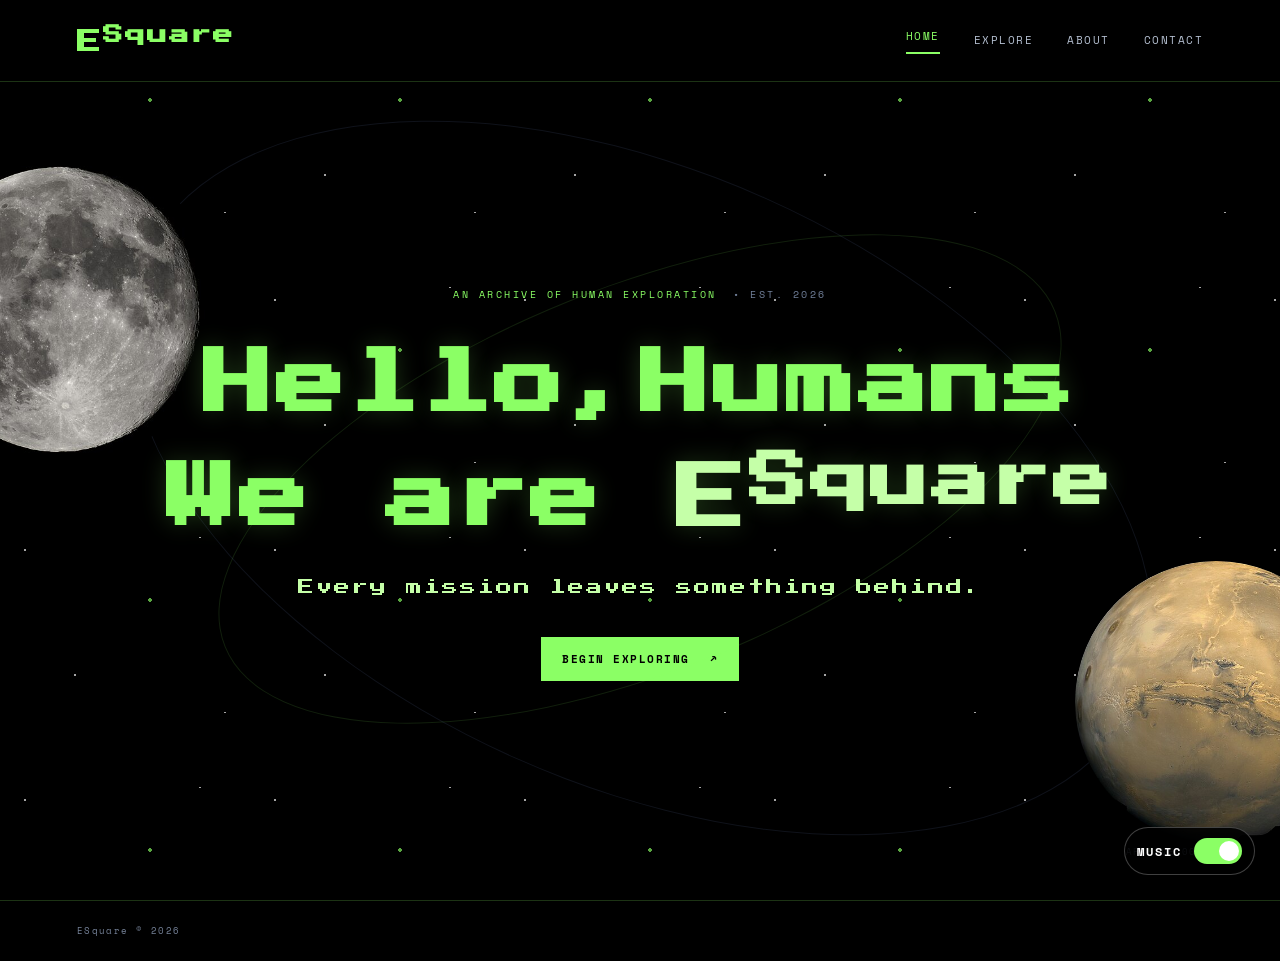
<file: index.html>
<!DOCTYPE html>
<html lang="en">

<head>
  <meta charset="UTF-8">
  <meta name="viewport" content="width=device-width, initial-scale=1.0">
  <meta name="description"
    content="The Last Footprint — stories of the machines humanity left across the solar system.">
  <title>ESquare</title>
  <link rel="stylesheet" href="style.css">
  <link rel="stylesheet" href="audio.css">
  <script defer src="audio.js"></script>
  <script defer src="script.js"></script>
</head>

<body class="home-page">
  <div class="stars" aria-hidden="true"></div>
  <header class="site-header">
    <a class="brand" href="index.html" aria-label="The Last Footprint home"><span
        class="brand-mark">E<sup>Square</sup></span></a>
    <button class="menu-toggle" aria-label="Toggle navigation" aria-expanded="false">☰</button>
    <nav class="nav-links">
      <a class="active" href="index.html">Home</a>
      <a href="explore.html">Explore</a>
      <a href="about.html">About</a>
      <a href="contact.html">Contact</a>
    </nav>
  </header>
  <main class="hero">
    <div class="hero-orbit orbit-one"></div>
    <div class="hero-orbit orbit-two"></div>
    <div class="planet planet-moon" aria-hidden="true"></div>
    <div class="planet planet-mars" aria-hidden="true"></div>
    <p class="eyebrow">AN ARCHIVE OF HUMAN EXPLORATION <span>• EST. 2026</span></p>
    <h1 class="pixel-title">Hello,Humans<br>We are <span>E<sup>Square</sup></span></h1>
    <p class="hero-subtitle">Every mission leaves something behind.</p>
    <br>
    <a class="button button-primary" href="explore.html">BEGIN EXPLORING <span>↗</span></a>

    <div class="hero-coordinates">ARCHIVE 001 </div>
  </main>

  <footer class="site-footer"><span>ESquare © 2026</span></footer>
</body>

</html>
</file>
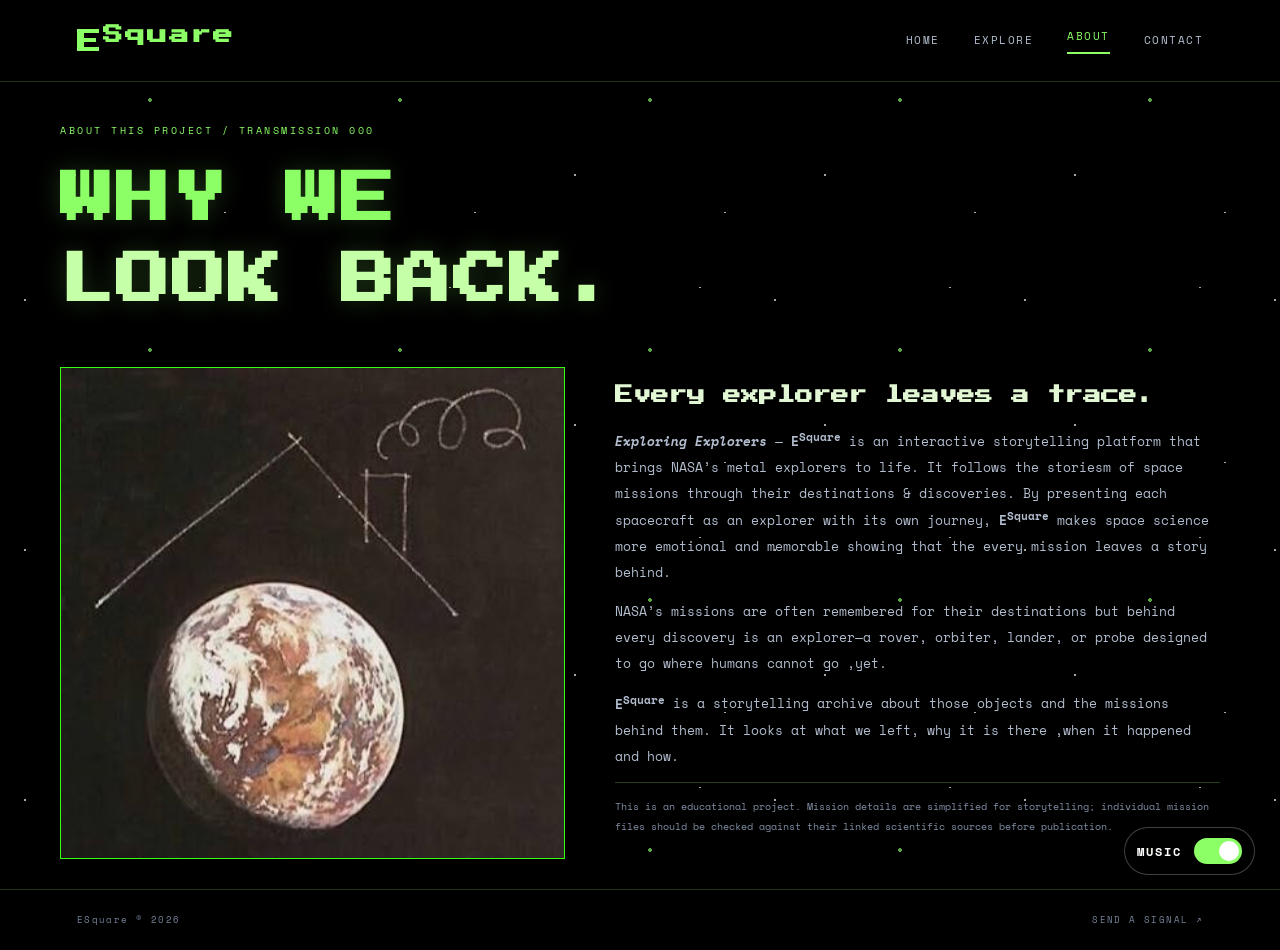
<file: about.html>
<!DOCTYPE html>
<html lang="en">

<head>
    <meta charset="UTF-8">
    <meta name="viewport" content="width=device-width, initial-scale=1.0">

    <title>About | ESquare</title>
    <link rel="stylesheet" href="audio.css">
    <script defer src="audio.js"></script>
    <link rel="stylesheet" href="style.css">
    <script defer src="script.js"></script>
</head>

<body>

    <div class="stars" aria-hidden="true"></div>

    <!-- HEADER -->
    <header class="site-header">

        <a class="brand" href="index.html" aria-label="The Last Footprint home">
            <span class="brand-mark">E<sup>Square</sup></span>
        </a>

        <button class="menu-toggle" aria-label="Toggle navigation" aria-expanded="false">
            ☰
        </button>

        <nav class="nav-links">
            <a href="index.html">Home</a>
            <a href="explore.html">Explore</a>
            <a class="active" href="about.html">About</a>
            <a href="contact.html">Contact</a>
        </nav>

    </header>

    <!-- ABOUT CONTENT -->
    <main class="page-shell about-shell">

        <p class="eyebrow">ABOUT THIS PROJECT / TRANSMISSION 000</p>

        <h1 class="pixel-title small-title">
            WHY WE<br>
            <span>LOOK BACK.</span>
        </h1>

        <div class="about-grid">

            <!-- IMAGE REPLACES ANIMATED BOX -->
            <div class="about-art">
                <img src="home.jpg" alt="There is no other home(1986)" />
            </div>
            <!-- ABOUT TEXT -->
            <article class="about-copy">

                <h2>Every explorer leaves a trace.</h2>

                <p>
                    <strong><em>Exploring Explorers</em></strong> — <strong>E<sup>Square</sup></strong> is an
                    interactive storytelling platform
                    that brings NASA’s metal explorers to life.
                    It follows the storiesm of space missions through their destinations & discoveries.
                    By presenting each spacecraft as an explorer with its own journey,
                    <strong>E<sup>Square</sup></strong> makes space science more emotional and
                    memorable showing that the every mission leaves a story behind.


                </p>

                <p>
                    NASA’s missions are often remembered for their destinations but behind every discovery is an explorer—a rover, orbiter, lander, or probe designed to go
                    where humans cannot go ,yet.
                </p>

                <p>
                    <strong>E<sup>Square</sup></strong> is a storytelling archive about
                    those objects and the missions behind them. It looks at what we left,
                    why it is there ,when it happened and how.
                </p>

                <p class="about-note">
                    This is an educational project. Mission details are simplified
                    for storytelling; individual mission files should be checked
                    against their linked scientific sources before publication.
                </p>

            </article>

        </div>

    </main>
    <!--<section class="bottom-links">
        <h2> Referrences </h2>

        <div class="bottom-links-content">
            <a href="https://w.wiki/gfLs">Mars Image</a>
          
            <a href=" https://w.wiki/gfJw">Moon Image</a>
            <a href="https://w.wiki/gfKz">Saturn Image</a>
            <a href="https://esahubble.org/images/heic0611b">Deep Space Image</a>
            <a href="https://w.wiki/gfMN">Asteroid Image</a>
            <a href="https://www.nasa.gov"> Data Website</a>
            <a> Agents : ChatGPT</a>
            
            <a>& More..</a>

        </div>
    </section>-->

    <!-- FOOTER -->
    <footer class="site-footer">

        <span> ESquare © 2026</span>

        <span>
            <a href="contact.html">SEND A SIGNAL ↗</a>
        </span>

    </footer>

</body>

</html>
</file>
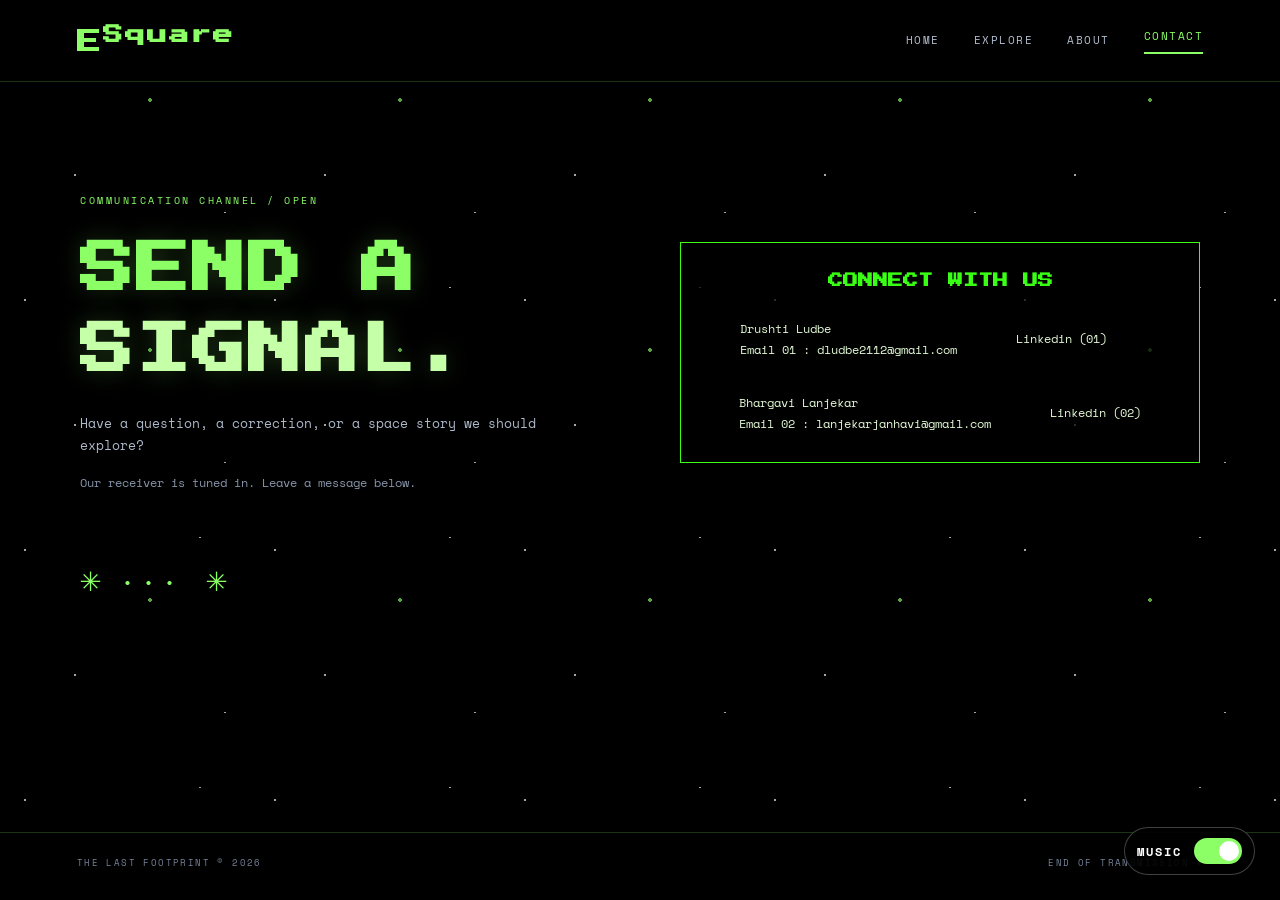
<file: contact.html>
<!DOCTYPE html>
<html lang="en">

<head>
  <meta charset="UTF-8">
  <meta name="viewport" content="width=device-width, initial-scale=1.0">
  <title> Contact | ESquare</title>
  <link rel="stylesheet" href="style.css">
  <link rel="stylesheet" href="audio.css">
  <script defer src="audio.js"></script>
  <script defer src="script.js"></script>
</head>

<body>
  <div class="stars" aria-hidden="true"></div>
  <header class="site-header"> <a class="brand" href="index.html" aria-label="The Last Footprint home"><span
        class="brand-mark">E<sup>Square</sup></span></a><button class="menu-toggle" aria-label="Toggle navigation"
      aria-expanded="false">☰</button>
    <nav class="nav-links"><a href="index.html">Home</a><a href="explore.html">Explore</a><a
        href="about.html">About</a><a class="active" href="contact.html">Contact</a></nav>
  </header>
  <main class="page-shell contact-shell">
    <div class="contact-intro">
      <p class="eyebrow">COMMUNICATION CHANNEL / OPEN</p>
      <h1 class="pixel-title small-title">SEND A<br><span>SIGNAL.</span></h1>
      <p class="lead">Have a question, a correction, or a space story we should explore?</p>
      <p class="contact-aside">Our receiver is tuned in. Leave a message below.</p>
      <div class="signal-decoration">✳ <span>•••</span> ✳</div>
    </div>

    <section class="bottom-links">
      <h2>CONNECT WITH US</h2>

      <div class="bottom-links-content">
   <a href="mailto:dludbe2112@gmail.com">Drushti Ludbe  <br> Email 01 : dludbe2112@gmail.com</a>
        <br> &nbsp;
        <a href="https://www.linkedin.com/in/drushtiludbe">Linkedin (01)</a>
        
    &nbsp; <a href="mailto:lanjekarjanhavi@gmail.com">Bhargavi Lanjekar <br> Email 02 : lanjekarjanhavi@gmail.com</a>
        <br> &nbsp;
        <a href="https://www.linkedin.com/in/bhargavilanjekar">Linkedin (02)</a>

      </div>
    </section>


  </main>


  <footer class="site-footer"><span>THE LAST FOOTPRINT © 2026</span><span>END OF TRANSMISSION <b>✳</b></span></footer>
</body>

</html>
</file>
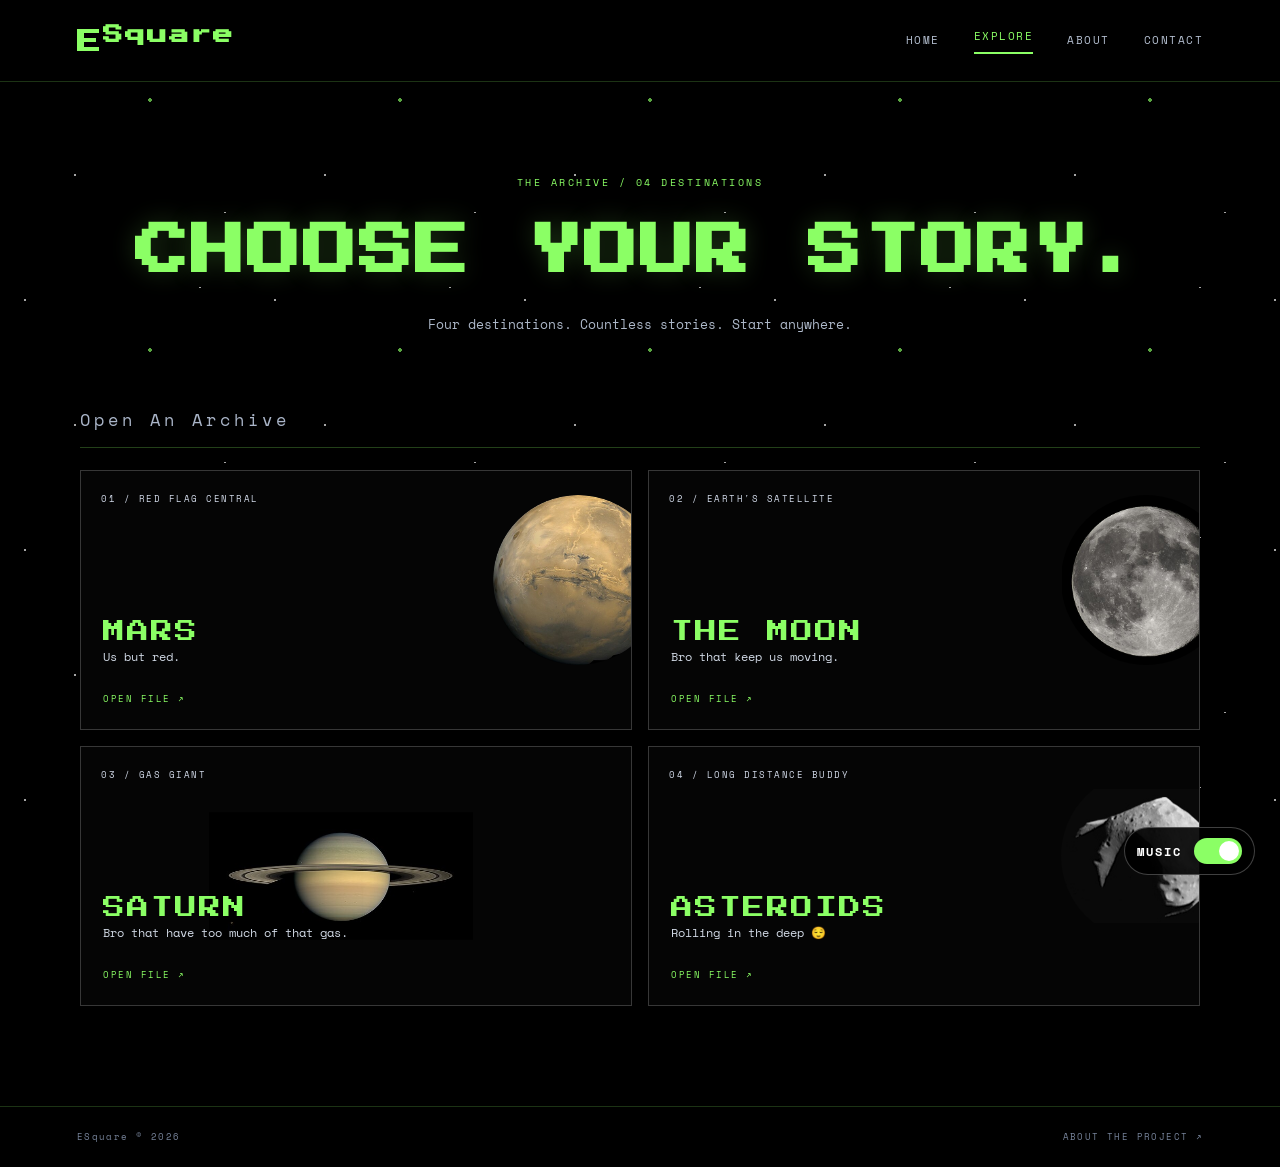
<file: explore.html>
<!DOCTYPE html>
<html lang="en">

<head>
    <meta charset="UTF-8">
    <meta name="viewport" content="width=device-width, initial-scale=1.0">

    <title>Explore | Esquare</title>
    <link rel="stylesheet" href="audio.css">
    <script defer src="audio.js"></script>
    <link rel="stylesheet" href="style.css">
    <script defer src="script.js"></script>
</head>

<body>

    <!-- BACKGROUND -->
    <div class="stars" aria-hidden="true"></div>


    <!-- HEADER -->
    <header class="site-header">

        <a class="brand" href="index.html" aria-label="ESquare home">
            <span class="brand-mark">
                E<sup>Square</sup>
            </span>
        </a>

        <button class="menu-toggle" aria-label="Toggle navigation" aria-expanded="false" type="button">
            ☰
        </button>

        <nav class="nav-links">
            <a href="index.html">Home</a>
            <a class="active" href="explore.html">Explore</a>
            <a href="about.html">About</a>
            <a href="contact.html">Contact</a>
        </nav>

    </header>


    <!-- MAIN CONTENT -->
    <main class="page-shell">

        <!-- PAGE INTRODUCTION -->
        <div class="page-heading">

            <p class="eyebrow">
                THE ARCHIVE / 04 DESTINATIONS
            </p>

            <h1 class="pixel-title small-title">
                CHOOSE YOUR STORY.
            </h1>

            <p class="lead">
                Four destinations. Countless stories. Start anywhere.
            </p>

        </div>


        <!-- FILTER STATUS -->
        <div class="sel">

            <span>Open An Archive</span>

        </div>


        <!-- DESTINATION CARDS -->
        <section class="destination-grid" id="destinationGrid" aria-label="Space destinations">


            <!-- MARS -->
            <a class="destination-card mars-card" href="story.html?place=mars">

                <span class="card-number">
                    01 / RED FLAG CENTRAL
                </span>

                <h2>MARS</h2>

                <p>Us but red.</p>

                <span class="card-link">
                    OPEN FILE ↗
                </span>

            </a>


            <!-- MOON -->
            <a class="destination-card moon-card" href="story.html?place=moon">

                <span class="card-number">
                    02 / EARTH'S SATELLITE
                </span>

                <h2>THE MOON</h2>

                <p>Bro that keep us moving.</p>

                <span class="card-link">
                    OPEN FILE ↗
                </span>

            </a>


            <!-- SATURN -->
            <a class="destination-card saturn-card" href="story.html?place=saturn">

                <span class="card-number">
                    03 / GAS GIANT
                </span>

                <h2>SATURN</h2>

                <p>Bro that have too much of that gas.</p>

                <span class="card-link">
                    OPEN FILE ↗
                </span>

            </a>




            <!-- ASTEROIDS -->
            <a class="destination-card asteroid-card" href="story.html?place=asteroid">

                <span class="card-number">
                    04 / LONG DISTANCE BUDDY
                </span>

                <h2>ASTEROIDS</h2>

                <p>Rolling in the deep 😌</p>

                <span class="card-link">
                    OPEN FILE ↗
                </span>

            </a>


        </section>

    </main>


    <!-- FOOTER -->
    <footer class="site-footer">

        <span>
            ESquare © 2026
        </span>

        <span>
            <a href="about.html">
                ABOUT THE PROJECT ↗
            </a>
        </span>

    </footer>






</body>

</html>
</file>
<file: style.css>
@import url('https://fonts.googleapis.com/css2?family=Press+Start+2P&family=Space+Mono:wght@400;700&display=swap');


/* =====================================
   1. GLOBAL SETTINGS
===================================== */

:root {
    --bg: #000;
    --panel: #050505;
    --green: #8BFF65;
    --mint: #C5FFA8;
    --text: #F2F2F2;
    --muted: #888;
    --line: rgba(139, 255, 101, 0.25);

    --mono: 'Space Mono', monospace;
    --pixel: 'Press Start 2P', cursive;
}

* {
    box-sizing: border-box;
}

html {
    scroll-behavior: smooth;
}

body {
    margin: 0;
    isolation: isolate;
    overflow-x: hidden;

    background: var(--bg);
    color: var(--text);

    font-family: var(--mono);
    font-size: 14px;
    line-height: 1.75;
}

a {
    color: inherit;
    text-decoration: none;
}

img {
    max-width: 100%;
}

button,
input,
textarea {
    max-width: 100%;
}


/* =====================================
   2. BACKGROUND AND STARS
===================================== */

.stars,
.space-background {
    position: fixed;
    inset: 0;
    pointer-events: none;
}

.space-background {
    z-index: -2;
    background: #000 url("images/space-bg.png") center / cover no-repeat;
}

.stars {
    z-index: -1;

    background-image:
        radial-gradient(1px 1px at 10% 20%, #fff 98%, transparent),
        radial-gradient(1px 1px at 30% 70%, #fff 98%, transparent),
        radial-gradient(2px 2px at 60% 40%, var(--green) 98%, transparent),
        radial-gradient(1px 1px at 80% 15%, #fff 98%, transparent),
        radial-gradient(1px 1px at 90% 85%, #fff 98%, transparent);

    background-size: 250px 250px;
    opacity: 0.65;
}


/* =====================================
   3. HEADER AND NAVIGATION
===================================== */

.site-header {
    position: relative;
    z-index: 5;

    display: flex;
    align-items: center;
    justify-content: space-between;

    height: 82px;
    padding: 0 clamp(22px, 6vw, 90px);

    background: #000;
    border-bottom: 1px solid rgba(139, 255, 101, 0.2);
}

.brand {
    font-family: var(--pixel);
    font-size: 18px;
    font-weight: 800;
    letter-spacing: 2px;
}

.brand-mark,
.brand-dot {
    color: var(--green);
}

.brand-mark {
    margin-right: 7px;
    font-size: 24px;
}

.nav-links {
    display: flex;
    align-items: center;
    gap: 34px;
}

.nav-links a {
    color: #b4bfd0;
    font-size: 11px;
    letter-spacing: 1.5px;
    text-transform: uppercase;
    transition: 0.2s;
}

.nav-links a:hover,
.nav-links a.active {
    color: var(--green);
}

.nav-links a.active::after {
    display: block;
    height: 2px;
    margin-top: 6px;
    background: var(--green);
    content: "";
}

.menu-toggle {
    display: none;

    padding: 4px 10px;

    background: transparent;
    border: 1px solid var(--line);
    color: var(--green);

    font-size: 22px;
    cursor: pointer;
}


/* =====================================
   4. TYPOGRAPHY
===================================== */

.pixel-title {
    position: relative;
    z-index: 1;

    margin: 20px 0;

    color: var(--green);
    font-family: var(--pixel);
    font-size: clamp(30px, 6vw, 70px);
    font-weight: 800;
    line-height: 1.5;
    letter-spacing: 0.04em;

    text-shadow: 0 0 24px rgba(139, 255, 101, 0.2);
}

.pixel-title span {
    color: var(--mint);
}

.small-title {
    font-size: clamp(30px, 5vw, 54px);
}

.eyebrow {
    color: var(--green);
    font-size: 10px;
    letter-spacing: 2.5px;
    text-transform: uppercase;
}

.eyebrow span {
    margin-left: 8px;
    color: #72819b;
}

.lead {
    max-width: 580px;
    margin: 15px auto;
    color: #aeb9ca;
    font-size: 13px;
}

.page-heading {
    margin-bottom: 58px;
    text-align: center;
}

.page-heading .small-title,
.page-heading .lead {
    margin-right: auto;
    margin-left: auto;
}


/* =====================================
   5. BUTTONS
===================================== */

.button {
    display: inline-flex;
    align-items: center;
    justify-content: center;
    gap: 20px;

    padding: 13px 20px;

    border: 1px solid var(--green);

    font: 700 11px var(--mono);
    letter-spacing: 1.5px;

    cursor: pointer;
    transition: 0.25s;
}

.button-primary {
    background: var(--green);
    color: #000;
}

.button-primary:hover {
    background: var(--mint);
    transform: translateY(-3px);
}

.button-outline {
    padding: 12px;
    background: transparent;
    color: var(--green);
    font-size: 9px;
}

.button-outline:hover {
    background: var(--green);
    color: #000;
}


/* =====================================
   6. HOME PAGE
===================================== */

.hero {
    position: relative;

    display: flex;
    flex-direction: column;
    align-items: center;
    justify-content: center;

    min-height: calc(100vh - 82px);
    padding: 80px 20px 105px;

    overflow: hidden;
    text-align: center;
}

.hero-subtitle {
    margin: 0 0 12px;

    color: var(--mint);
    font-family: var(--pixel);
    font-size: clamp(11px, 1.7vw, 16px);
    letter-spacing: 2px;
}

.hero-copy {
    max-width: 510px;
    margin: 0 auto 28px;

    color: #aab5c9;
    font-size: 13px;
}

.planet {
    position: absolute;
    z-index: 0;

    border-radius: 50%;

    background-position: center;
    background-repeat: no-repeat;
    background-size: cover;

    opacity: 1;
}

.planet-moon {
    top: 8%;
    left: -8%;

    width: clamp(140px, 25vw, 330px);
    height: clamp(140px, 25vw, 330px);

    background-image: url("moonBg.jpg");
}

.planet-mars {
    right: -6%;
    bottom: 7%;

    width: clamp(130px, 22vw, 290px);
    height: clamp(130px, 22vw, 290px);

    background-image: url("MarsBG.jpeg");
}

.hero-orbit {
    position: absolute;

    width: 70vw;
    height: 30vw;

    border: 1px solid rgba(139, 255, 101, 0.12);
    border-radius: 50%;

    transform: rotate(-22deg);
    pointer-events: none;
}

.orbit-two {
    width: 85vw;
    height: 48vw;

    border-color: rgba(148, 174, 255, 0.1);
    transform: rotate(24deg);
}

.hero-coordinates {
    position: absolute;
    right: 6%;
    bottom: 40px;

    color: #71809c;
    font-size: 9px;
    letter-spacing: 1px;
}


/* =====================================
   7. GENERAL PAGE LAYOUT
===================================== */

.page-shell {
    width: min(1120px, 88%);
    min-height: calc(100vh - 150px);

    margin: 0 auto;
    padding: 82px 0 100px;
}


/* =====================================
   8. EXPLORE PAGE
===================================== */

.sel {
    display: flex;
    justify-content: space-between;

    margin-bottom: 22px;
    padding: 12px 0;

    border-bottom: 1px solid var(--line);

    color: #aab5c8;
    font-size: 17px;
    letter-spacing: 4px;
}

/* Two-column destination arrangement */

.destination-grid {
    display: grid;
    grid-template-columns: repeat(2, minmax(0, 1fr));
    gap: 16px;
}

.destination-card {
    position: relative;

    display: flex;
    flex-direction: column;
    justify-content: flex-end;

    min-height: 260px;
    padding: 22px;

    overflow: hidden;

    border: 1px solid rgba(255, 255, 255, 0.2);
    background: #050505;

    transition: 0.3s;
}

.destination-card::before {
    position: absolute;
    top: 24px;
    right: -32px;

    width: 170px;
    height: 170px;

    border-radius: 50%;

    background-size: contain;
background-repeat: no-repeat;
background-position: center;

    content: "";
}

.destination-card:hover {
    border-color: var(--green);
    transform: translateY(-6px);
}

.destination-card h2 {
    position: relative;
    z-index: 1;

    margin: 0;

    color: var(--green);
    font: 22px var(--pixel);
    letter-spacing: 2px;
}

.destination-card p {
    position: relative;
    z-index: 1;

    margin: 3px 0 24px;

    color: #d1d9e5;
    font-size: 12px;
}

.card-number,
.card-link {
    position: relative;
    z-index: 1;

    font-size: 9px;
    letter-spacing: 1.5px;
}

.card-number {
    position: absolute;
    top: 20px;
    left: 20px;

    color: #d3dbea;
}

.card-link {
    color: var(--green);
}

/* Destination images */

.mars-card::before {
    background-image: url("MarsBG.jpeg");
}

.moon-card::before {
    background-image: url("moonBg.jpg");
}

.saturn-card::before {
    background-image: url("SaturnBg.jpg");
}

.asteroid-card::before {
    background-image: url("astBg.jpg");
}

.archive-note {
    margin-top: 35px;

    color: #8592a8;
    font-size: 9px;
    line-height: 2;
    letter-spacing: 1px;
}


/* =====================================
   9. STORY PAGE
===================================== */

.story-shell {
    padding-top: 35px;
}

.back-link {
    color: var(--green);
    font-size: 10px;
    letter-spacing: 1.5px;
}

/* Destination image */

.planet-display {
    position: relative;

    width: 100%;
    height: 380px;
    margin: 25px 0 45px;

    overflow: hidden;

    background: #000;
    border: 1px solid var(--line);
}

.planet-display img {
    display: block;

    width: 100%;
    height: 100%;

    object-fit: cover;
    object-position: center;
}

.planet-overlay {
    position: absolute;
    z-index: 2;
    inset: 0;

    display: flex;
    flex-direction: column;
    align-items: center;
    justify-content: center;

    padding: 20px;

    background: linear-gradient(
        to bottom,
        rgba(0, 0, 0, 0.12),
        rgba(0, 0, 0, 0.65)
    );

    text-align: center;
}

.planet-overlay .pixel-title {
    margin: 15px 0;

    font-size: clamp(24px, 5vw, 48px);
    line-height: 1.6;
}

.planet-caption {
    color: var(--mint);
    font-size: 9px;
    letter-spacing: 2px;
}

/* Horizontal story panels */

.story-experience {
    position: relative;

    width: 100%;
    padding: 45px 0 80px;

    overflow: hidden;
}

.story-track {
    display: flex;
    align-items: stretch;
    gap: 45px;

    padding: 25px 8%;

    overflow-x: auto;
    overflow-y: hidden;

    scroll-snap-type: x mandatory;
    scroll-behavior: smooth;
    scrollbar-width: none;

    -webkit-overflow-scrolling: touch;
}

.story-track::-webkit-scrollbar {
    display: none;
}

.story-box {
    display: flex;
    flex-direction: column;
    justify-content: center;

    flex: 0 0 min(70vw, 650px);
    min-height: 340px;
    padding: 35px;

    background: rgba(5, 5, 5, 0.96);
    border: 3px solid #39d353;

    box-shadow:
        0 0 0 4px #080808,
        0 0 0 6px #286d38;

    color: #eee;
    font-family: "Courier New", monospace;

    scroll-snap-align: center;
}

.story-number {
    margin-bottom: 15px;

    color: #39d353;
    font-size: 12px;
    letter-spacing: 3px;
}

.story-box h2 {
    margin: 12px 0 20px;

    color: #39d353;
    font-size: 30px;
    text-transform: uppercase;
}

.story-box p {
    color: #ccc;
    font-size: 15px;
    line-height: 1.9;
}

.story-box blockquote {
    margin: 25px 0;
    padding-left: 18px;

    border-left: 3px solid #39d353;
    color: #39d353;
}

.story-prompt {
    margin-top: 25px;

    color: #39d353;
    font-size: 11px;
    letter-spacing: 2px;
}

.story-box .mission-panel {
    margin-top: 15px;
}

.mission-panel {
    align-self: start;
    padding: 24px;

    border: 1px solid var(--line);
    background: #050505;
}

.mission-panel dl {
    margin: 20px 0 26px;

    color: #ccc;
    line-height: 2;
}

.mission-panel dt {
    margin-top: 17px;

    color: #8290a7;
    font-size: 9px;
    letter-spacing: 1.5px;
}

.mission-panel dd {
    margin: 3px 0;

    color: #e1e8d9;
    font-size: 12px;
}

/* Story navigation */

.story-navigation {
    position: absolute;
    right: 8%;
    bottom: 5px;

    display: flex;
    align-items: center;
    gap: 20px;

    color: #39d353;
    font-family: monospace;
}

.story-navigation button,
.start-story {
    padding: 12px 18px;

    border: 2px solid #39d353;
    background: #080808;
    color: #39d353;

    font-family: monospace;
    cursor: pointer;
}

.story-navigation button:hover,
.start-story:hover {
    background: #18351e;
}

.start-story {
    align-self: flex-start;
    margin-top: 20px;
}

.story-bottom {
    display: flex;
    justify-content: space-between;
    gap: 15px;

    margin-top: 65px;
    padding-top: 20px;

    border-top: 1px solid var(--line);

    color: var(--green);
    font-size: 10px;
    letter-spacing: 1px;
}


/* =====================================
   10. ABOUT PAGE
===================================== */

.about-shell {
    width: 100%;
    max-width: 1200px;

    margin: 0 auto;
    padding: 30px 20px;
}

.about-shell > .small-title {
    margin-bottom: 45px;
}

.about-grid {
    display: grid;
    grid-template-columns: minmax(0, 1fr) minmax(0, 1.2fr);
    align-items: center;
    gap: 50px;

    width: 100%;
}

.about-art {
    width: 100%;
    border: 1px solid #39ff14;
    line-height: 0;
}

.about-art img {
    display: block;
    width: 100%;
    height: auto;
}

.about-copy {
    min-width: 0;
    width: 100%;
}

.about-copy h2 {
    margin-top: 0;

    color: #e2f8d5;
    font-family: var(--pixel);
    font-size: 18px;
    line-height: 1.8;
}

.about-copy p {
    color: #b2bdce;
    font-size: 13px;
    line-height: 2;
    overflow-wrap: break-word;
}

.about-note {
    padding-top: 14px;

    border-top: 1px solid var(--line);

    color: #8290a7 !important;
    font-size: 10px !important;
}


/* =====================================
   11. CONTACT PAGE
===================================== */

.contact-shell {
    display: grid;
    grid-template-columns: 1fr 1fr;
    align-items: start;
    gap: 80px;

    padding-top: 100px;
}

.contact-intro .lead {
    margin: 15px 0;
}

.contact-aside {
    color: #8795aa;
    font-size: 12px;
}

.signal-decoration {
    margin-top: 55px;

    color: var(--green);
    font-size: 35px;
}

.signal-decoration span {
    font-size: 18px;
    letter-spacing: 10px;
    vertical-align: middle;
}

.form-feedback {
    margin-bottom: 0;

    color: #91a0b4;
    font-size: 9px;
    line-height: 1.7;
}

.form-feedback.success {
    color: var(--green);
}


/* =====================================
   12. FOOTER
===================================== */

.site-footer {
    display: flex;
    justify-content: space-between;
    gap: 20px;

    padding: 22px clamp(22px, 6vw, 90px);

    border-top: 1px solid rgba(139, 255, 101, 0.2);
    background: #000;

    color: #77849b;
    font-size: 9px;
    letter-spacing: 1.4px;
}

.site-footer b {
    color: var(--green);
}

.site-footer a:hover {
    color: var(--green);
}


/* =====================================
   13. MISSION AND EQUIPMENT RECORDS
===================================== */

.record-list {
    display: flex;
    flex-direction: column;
    gap: 14px;

    margin-top: 20px;
}

.record-item {
    padding: 12px 14px;

    border: 1px solid currentColor;
    border-radius: 4px;
}

.record-item h3 {
    margin: 0 0 7px;
    font-size: 15px;
}

.record-item p {
    margin: 0;
    font-size: 13px;
    line-height: 1.7;
}

#equipmentEmpty {
    margin-top: 18px;
    font-size: 13px;
    line-height: 1.7;
}

[hidden] {
    display: none !important;
}


/* =====================================
   14. BOTTOM LINKS
===================================== */

.bottom-links {
    width: 100%;
    max-width: 1100px;

    margin: 60px auto 35px;
    padding: 25px;

    border: 1px solid #39ff14;
    background: rgba(0, 0, 0, 0.75);
}

.bottom-links h2 {
    margin: 0 0 20px;

    color: #39ff14;
    font-family: var(--pixel);
    font-size: 15px;
    text-align: center;
}

.bottom-links-content {
    display: flex;
    justify-content: center;
    align-items: center;
    flex-wrap: wrap;
    gap: 25px;
}

.bottom-links-content a {
    color: #e2f8d5;
    font-size: 12px;
    transition: color 0.2s ease;
}

.bottom-links-content a:hover {
    color: #39ff14;
}


/* =====================================
   15. TABLET RESPONSIVENESS
===================================== */

@media (max-width: 900px) {

    .site-header {
        padding: 0 4%;
    }

    .nav-links {
        gap: 18px;
    }

    .page-shell {
        width: 90%;
    }

    .about-grid,
    .contact-shell {
        gap: 30px;
    }

    .planet-moon {
        left: -18%;
    }

    .planet-mars {
        right: -16%;
    }
}


/* =====================================
   16. MOBILE NAVIGATION
===================================== */

@media (max-width: 768px) {

    .site-header {
        position: relative;
    }

    .menu-toggle {
        display: block;
        margin-left: auto;
        z-index: 1001;
    }

    .nav-links {
        position: absolute;
        top: 100%;
        right: 0;
        z-index: 1000;

        display: none;
        flex-direction: column;
        gap: 0;

        width: 200px;
        padding: 10px;

        background: #080808;
        border: 1px solid rgba(255, 255, 255, 0.2);
    }

    .nav-links.open {
        display: flex;
    }

    .nav-links a {
        display: block;
        padding: 14px;
        text-align: center;
    }

    .nav-links a.active::after {
        display: none;
    }
}


/* =====================================
   17. MOBILE RESPONSIVENESS
===================================== */

@media (max-width: 600px) {

    /* Header */

    .site-header {
        height: 68px;
        padding: 0 18px;
    }

    .brand {
        font-size: 11px;
        letter-spacing: 1px;
    }

    .brand-mark {
        font-size: 18px;
    }


    /* Home */

    .hero {
        min-height: calc(100svh - 68px);
        padding: 65px 20px 90px;
    }

    .hero .pixel-title {
        font-size: clamp(22px, 7vw, 38px);
        line-height: 1.6;
        letter-spacing: 0;
        overflow-wrap: anywhere;
    }

    .hero-subtitle {
        font-size: clamp(9px, 2.7vw, 13px);
        line-height: 1.8;
    }

    .hero-copy {
        font-size: 12px;
    }

    .hero .planet-moon {
        top: 4%;
        left: -48px;

        width: 135px;
        height: 135px;

        opacity: 0.45;
    }

    .hero .planet-mars {
        right: -45px;
        bottom: 8%;

        width: 125px;
        height: 125px;

        opacity: 0.45;
    }

    .hero-coordinates {
        display: none;
    }


    /* General pages */

    .page-shell {
        width: 88%;
        padding: 48px 0 65px;
    }

    .page-heading {
        margin-bottom: 35px;
    }

    .small-title {
        font-size: clamp(21px, 6.5vw, 34px);
        line-height: 1.6;
        letter-spacing: 0;
        overflow-wrap: anywhere;
    }

    .lead {
        font-size: 12px;
        line-height: 1.8;
    }


    /* Explore */

    .filter-row {
        flex-wrap: wrap;
        gap: 12px;
        font-size: 8px;
    }

    .destination-grid {
        grid-template-columns: 1fr;
        gap: 14px;
    }

    .destination-card {
        min-height: 205px;
        padding: 18px;
    }

    .destination-card::before {
        top: 22px;
        right: -18px;

        width: 135px;
        height: 135px;
    }

    .destination-card h2 {
        font-size: clamp(14px, 4vw, 18px);
        line-height: 1.7;
        overflow-wrap: anywhere;
    }

    .destination-card p {
        font-size: 11px;
    }


    /* Story */

    .story-shell {
        padding-top: 25px;
    }

    .planet-display {
        height: 260px;
        margin: 20px 0 30px;
    }

    .planet-overlay .pixel-title {
        font-size: clamp(18px, 6vw, 30px);
    }

    .planet-caption {
        font-size: 7px;
        letter-spacing: 1px;
    }

    .story-experience {
        padding-bottom: 75px;
    }

    .story-track {
        gap: 25px;
        padding: 20px 7%;
    }

    .story-box {
        flex-basis: 86vw;
        min-height: 320px;
        padding: 24px;
    }

    .story-box h2 {
        font-size: 23px;
    }

    .story-box p {
        font-size: 13px;
    }

    .story-navigation {
        right: 7%;
        gap: 15px;
    }

    .story-bottom {
        flex-wrap: wrap;
        gap: 15px;

        margin-top: 38px;

        font-size: 8px;
    }


    /* About */

    .about-shell {
        padding: 20px 14px;
    }

    .about-grid {
        display: flex;
        flex-direction: column;
        align-items: stretch;
        gap: 25px;
    }

    .about-art,
    .about-copy {
        width: 100%;
    }

    .about-copy h2 {
        font-size: 15px;
    }

    .about-copy p {
        font-size: 13px;
        line-height: 1.8;
    }


    /* Contact */

    .contact-shell {
        grid-template-columns: 1fr;
        gap: 28px;
        padding-top: 48px;
    }

    .signal-decoration {
        margin-top: 20px;
    }


    /* Bottom links */

    .bottom-links {
        width: calc(100% - 28px);
        margin: 40px auto 25px;
        padding: 20px 12px;
    }

    .bottom-links-content {
        flex-direction: column;
        gap: 16px;
    }


    /* Footer and buttons */

    .button {
        max-width: 100%;
        padding: 12px 14px;
        font-size: 9px;
    }

    .site-footer {
        flex-direction: column;
        gap: 8px;

        padding: 20px 6%;

        font-size: 8px;
    }
}


/* =====================================
   18. VERY SMALL PHONES
===================================== */

@media (max-width: 380px) {

    .brand {
        font-size: 10px;
    }

    .hero .pixel-title,
    .small-title {
        font-size: 21px;
    }

    .destination-card h2 {
        font-size: 13px;
    }

    .story-box {
        padding: 18px;
    }
}

/* Saturn image — larger and vertically centred */
.saturn-card::before {
    width: 220px;
    height: 220px;
    top: 50%;
    left: 150px; 
    transform: translateY(-50%) scale(1.2);

    background-size: contain !important;
    background-position: center center !important;
    background-repeat: no-repeat !important;
    border-radius: 0%;
}
</file>
<file: audio.css>
/* MUSIC CONTROL */

.music-control {
    display: flex;
    align-items: center;
    justify-content: space-between;
    gap: 12px;
    padding: 10px 12px;
    color: white;
}

.music-label {
    font-size: 12px;
    font-weight: bold;
    letter-spacing: 2px;
}

.music-switch {
    width: 48px;
    height: 26px;
    position: relative;
    border: none;
    border-radius: 30px;
    background: #555;
    cursor: pointer;
    transition: background 0.25s ease;
}

.music-switch.active {
    background: #8BFF65;
}

.music-switch-circle {
    position: absolute;
    top: 3px;
    left: 3px;
    width: 20px;
    height: 20px;
    background: white;
    border-radius: 50%;
    transition: transform 0.25s ease;
}

.music-switch.active .music-switch-circle {
    transform: translateX(22px);
}

/* DESKTOP: FLOATING MUSIC BUTTON */

@media (min-width: 769px) {
    .music-control {
        position: fixed;
        right: 25px;
        bottom: 25px;
        z-index: 99999;
        background: rgba(0, 0, 0, 0.9);
        border: 1px solid rgba(255,255,255,0.25);
        border-radius: 30px;
    }
}

/* MOBILE: MUSIC BUTTON INSIDE HAMBURGER */

@media (max-width: 768px) {
    .nav-links .music-control {
        position: static;
        width: 100%;
        box-sizing: border-box;
        border-top: 1px solid rgba(255,255,255,0.2);
        margin-top: 8px;
    }
}
</file>
